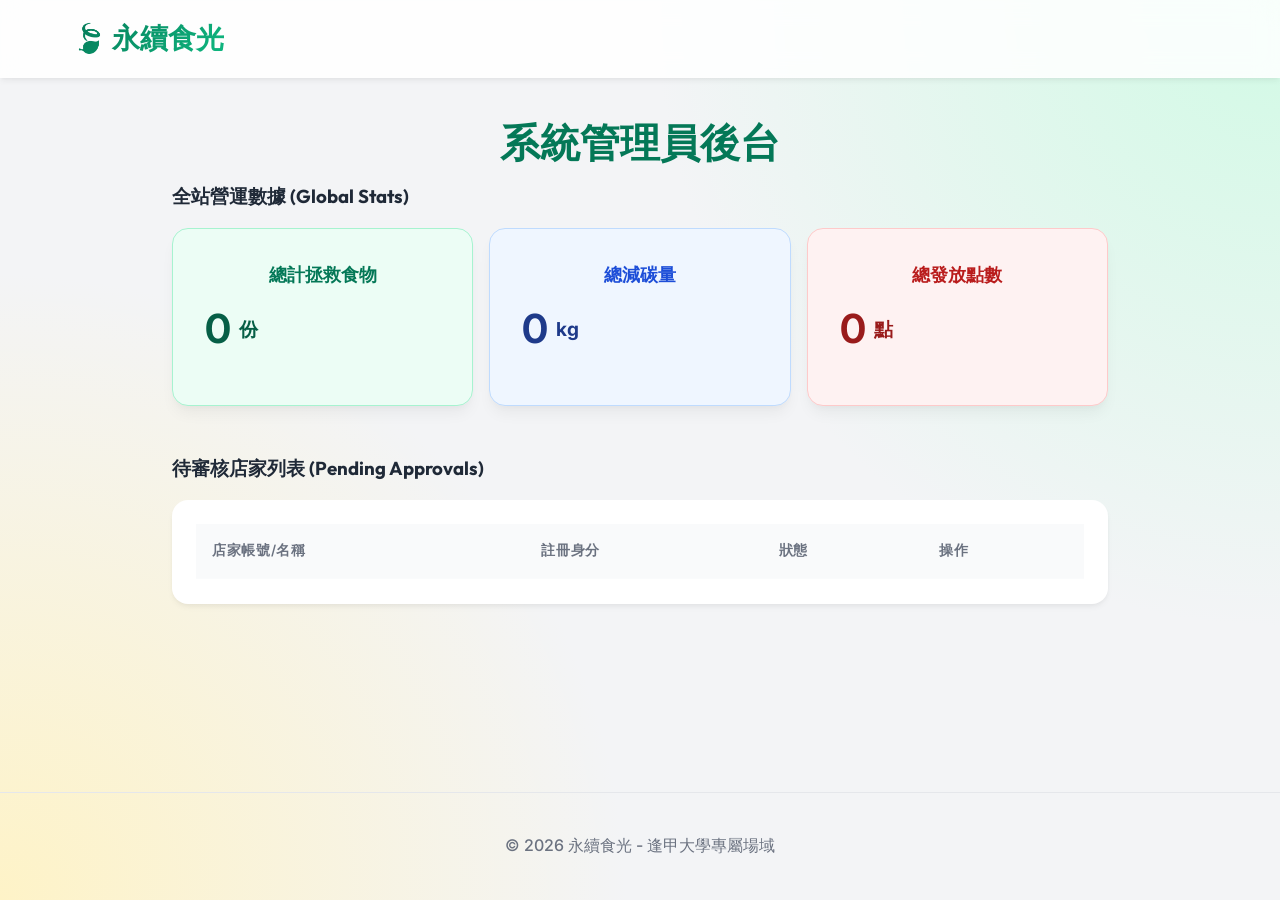
<file: admin.html>
<!DOCTYPE html>
<html lang="zh-TW">
<head>
    <meta charset="UTF-8">
    <meta name="viewport" content="width=device-width, initial-scale=1.0">
    <title>系統管理後台 | 永續食光</title>
    <link rel="stylesheet" href="style.css">
</head>
<body>
    <header>
        <nav>
            <a href="index.html" class="logo">🍃 永續食光</a>
            <ul id="nav-links">
                <!-- Javascript dynamically fills this -->
            </ul>
        </nav>
    </header>

    <main style="max-width: 1000px; margin: 0 auto; padding-top: 2rem;">
        <h2 class="page-title">系統管理員後台</h2>
        
        <!-- 全站數據看板 -->
        <section style="margin-bottom: 3rem;">
            <h3>全站營運數據 (Global Stats)</h3>
            <div style="display: grid; grid-template-columns: repeat(auto-fit, minmax(200px, 1fr)); gap: 1rem; margin-top: 1rem;">
                <div class="card" style="text-align: center; background: #ECFDF5; border: 1px solid #A7F3D0;">
                    <h4 style="color: #047857; font-size: 1.1rem; margin-bottom: 0.5rem;">總計拯救食物</h4>
                    <p style="font-size: 2.5rem; font-weight: bold; color: #065F46;"><span id="admin-total-food">0</span> <span style="font-size: 1.2rem;">份</span></p>
                </div>
                <div class="card" style="text-align: center; background: #EFF6FF; border: 1px solid #BFDBFE;">
                    <h4 style="color: #1D4ED8; font-size: 1.1rem; margin-bottom: 0.5rem;">總減碳量</h4>
                    <p style="font-size: 2.5rem; font-weight: bold; color: #1E3A8A;"><span id="admin-total-carbon">0</span> <span style="font-size: 1.2rem;">kg</span></p>
                </div>
                <div class="card" style="text-align: center; background: #FEF2F2; border: 1px solid #FECACA;">
                    <h4 style="color: #B91C1C; font-size: 1.1rem; margin-bottom: 0.5rem;">總發放點數</h4>
                    <p style="font-size: 2.5rem; font-weight: bold; color: #991B1B;"><span id="admin-total-points">0</span> <span style="font-size: 1.2rem;">點</span></p>
                </div>
            </div>
        </section>

        <!-- 店家審核 -->
        <section>
            <h3>待審核店家列表 (Pending Approvals)</h3>
            <div style="background: white; border-radius: var(--border-radius-lg); padding: 1.5rem; box-shadow: var(--shadow-sm); margin-top: 1rem;">
                <table style="width: 100%; border-collapse: collapse; text-align: left;">
                    <thead>
                        <tr style="border-bottom: 2px solid var(--glass-border);">
                            <th style="padding: 1rem; color: var(--text-muted);">店家帳號/名稱</th>
                            <th style="padding: 1rem; color: var(--text-muted);">註冊身分</th>
                            <th style="padding: 1rem; color: var(--text-muted);">狀態</th>
                            <th style="padding: 1rem; color: var(--text-muted);">操作</th>
                        </tr>
                    </thead>
                    <tbody id="admin-pending-tbody">
                        <!-- 動態插入 -->
                    </tbody>
                </table>
            </div>
        </section>
    </main>

    <footer>
        <p>&copy; 2026 永續食光 - 逢甲大學專屬場域</p>
    </footer>

    <script src="main.js"></script>
</body>
</html>
</file>
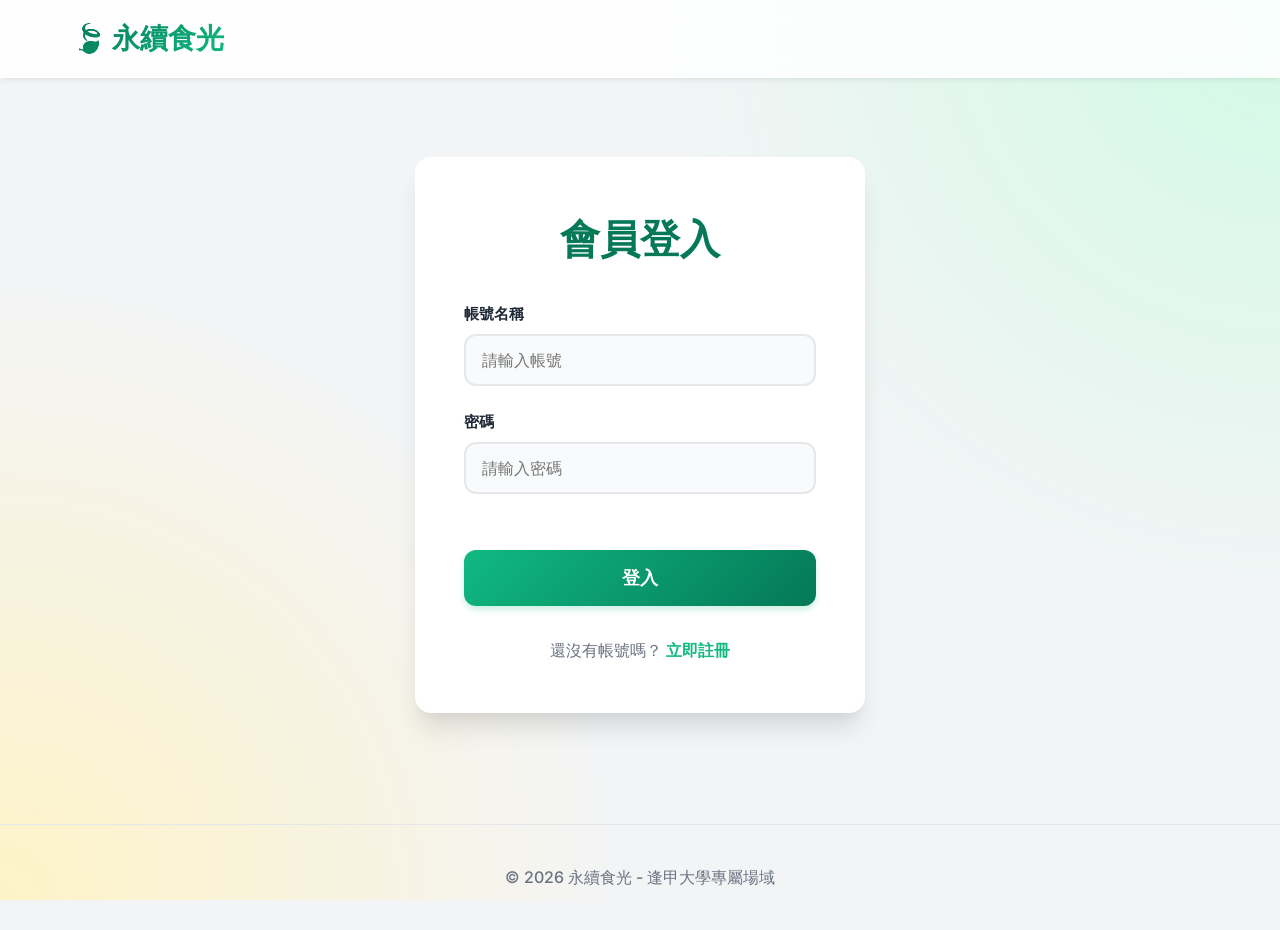
<file: login.html>
<!DOCTYPE html>
<html lang="zh-TW">
<head>
    <meta charset="UTF-8">
    <meta name="viewport" content="width=device-width, initial-scale=1.0">
    <title>登入 | 永續食光</title>
    <link rel="stylesheet" href="style.css">
</head>
<body>
    <header>
        <nav>
            <a href="index.html" class="logo">🍃 永續食光</a>
            <ul id="nav-links">
                <!-- Javascript dynamically fills this -->
            </ul>
        </nav>
    </header>

    <main style="display: flex; justify-content: center; align-items: center; min-height: calc(100vh - 250px);">
        <div class="form-container" style="width: 100%; max-width: 450px;">
            <h1 class="page-title" style="margin-bottom: 2rem;">會員登入</h1>
            <form id="login-form">
                <div class="form-group">
                    <label for="username">帳號名稱</label>
                    <input type="text" id="username" name="username" placeholder="請輸入帳號" required>
                </div>
                
                <div class="form-group">
                    <label for="password">密碼</label>
                    <input type="password" id="password" name="password" placeholder="請輸入密碼" required>
                </div>
                
                <button type="submit" style="margin-top: 2rem;">登入</button>
            </form>
            <p style="text-align: center; margin-top: 2rem; color: var(--text-muted);">
                還沒有帳號嗎？ <a href="register.html" style="color: var(--primary); font-weight: 600; text-decoration: none;">立即註冊</a>
            </p>
        </div>
    </main>

    <footer>
        <p>&copy; 2026 永續食光 - 逢甲大學專屬場域</p>
    </footer>

    <script src="main.js"></script>
</body>
</html>
</file>
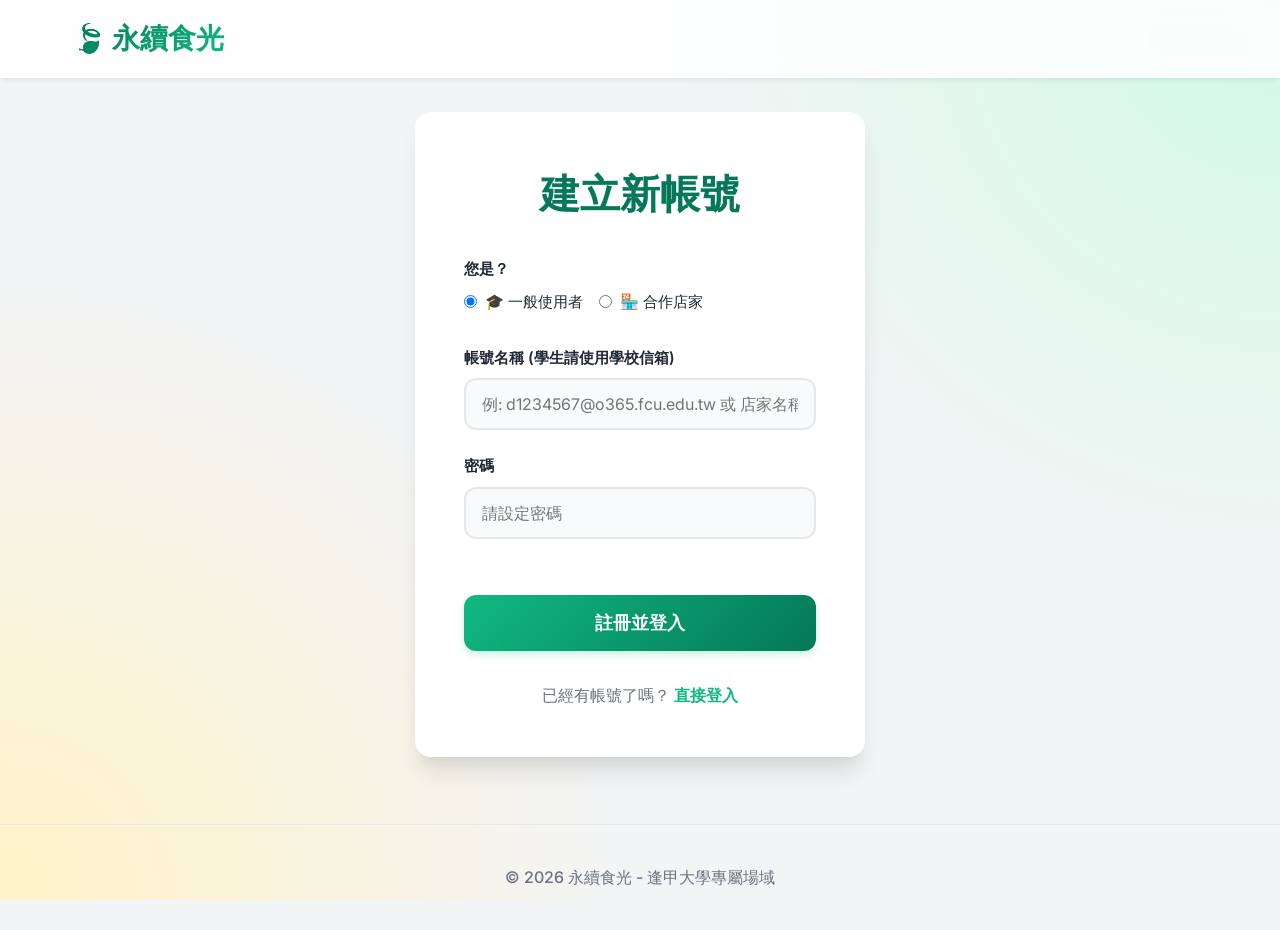
<file: register.html>
<!DOCTYPE html>
<html lang="zh-TW">
<head>
    <meta charset="UTF-8">
    <meta name="viewport" content="width=device-width, initial-scale=1.0">
    <title>註冊 | 永續食光</title>
    <link rel="stylesheet" href="style.css">
</head>
<body>
    <header>
        <nav>
            <a href="index.html" class="logo">🍃 永續食光</a>
            <ul id="nav-links">
                <!-- Javascript dynamically fills this -->
            </ul>
        </nav>
    </header>

    <main style="display: flex; justify-content: center; align-items: center; min-height: calc(100vh - 250px);">
        <div class="form-container" style="width: 100%; max-width: 450px;">
            <h1 class="page-title" style="margin-bottom: 2rem;">建立新帳號</h1>
            <form id="register-form">
                <div class="form-group">
                    <label>您是？</label>
                    <div style="display: flex; gap: 1rem; margin-top: 0.5rem;">
                        <label style="display: flex; align-items: center; gap: 0.5rem; font-weight: 400; cursor: pointer;">
                            <input type="radio" name="role" value="user" checked> 🎓 一般使用者
                        </label>
                        <label style="display: flex; align-items: center; gap: 0.5rem; font-weight: 400; cursor: pointer;">
                            <input type="radio" name="role" value="merchant"> 🏪 合作店家
                        </label>
                    </div>
                </div>

                <div class="form-group">
                    <label for="reg_username" id="label_username">帳號名稱 (學生請使用學校信箱)</label>
                    <input type="text" id="reg_username" name="username" placeholder="例: d1234567@o365.fcu.edu.tw 或 店家名稱" required>
                </div>
                
                <div class="form-group">
                    <label for="reg_password">密碼</label>
                    <input type="password" id="reg_password" name="password" placeholder="請設定密碼" required>
                </div>
                
                <button type="submit" style="margin-top: 2rem;">註冊並登入</button>
            </form>
            <p style="text-align: center; margin-top: 2rem; color: var(--text-muted);">
                已經有帳號了嗎？ <a href="login.html" style="color: var(--primary); font-weight: 600; text-decoration: none;">直接登入</a>
            </p>
        </div>
    </main>

    <footer>
        <p>&copy; 2026 永續食光 - 逢甲大學專屬場域</p>
    </footer>

    <script src="main.js"></script>
    <script>
        document.querySelectorAll('input[name="role"]').forEach(radio => {
            radio.addEventListener('change', (e) => {
                const label = document.getElementById('label_username');
                if (e.target.value === 'merchant') {
                    label.textContent = '店家名稱 (也是登入帳號)';
                } else {
                    label.textContent = '姓名或暱稱';
                }
            });
        });
    </script>
</body>
</html>
</file>
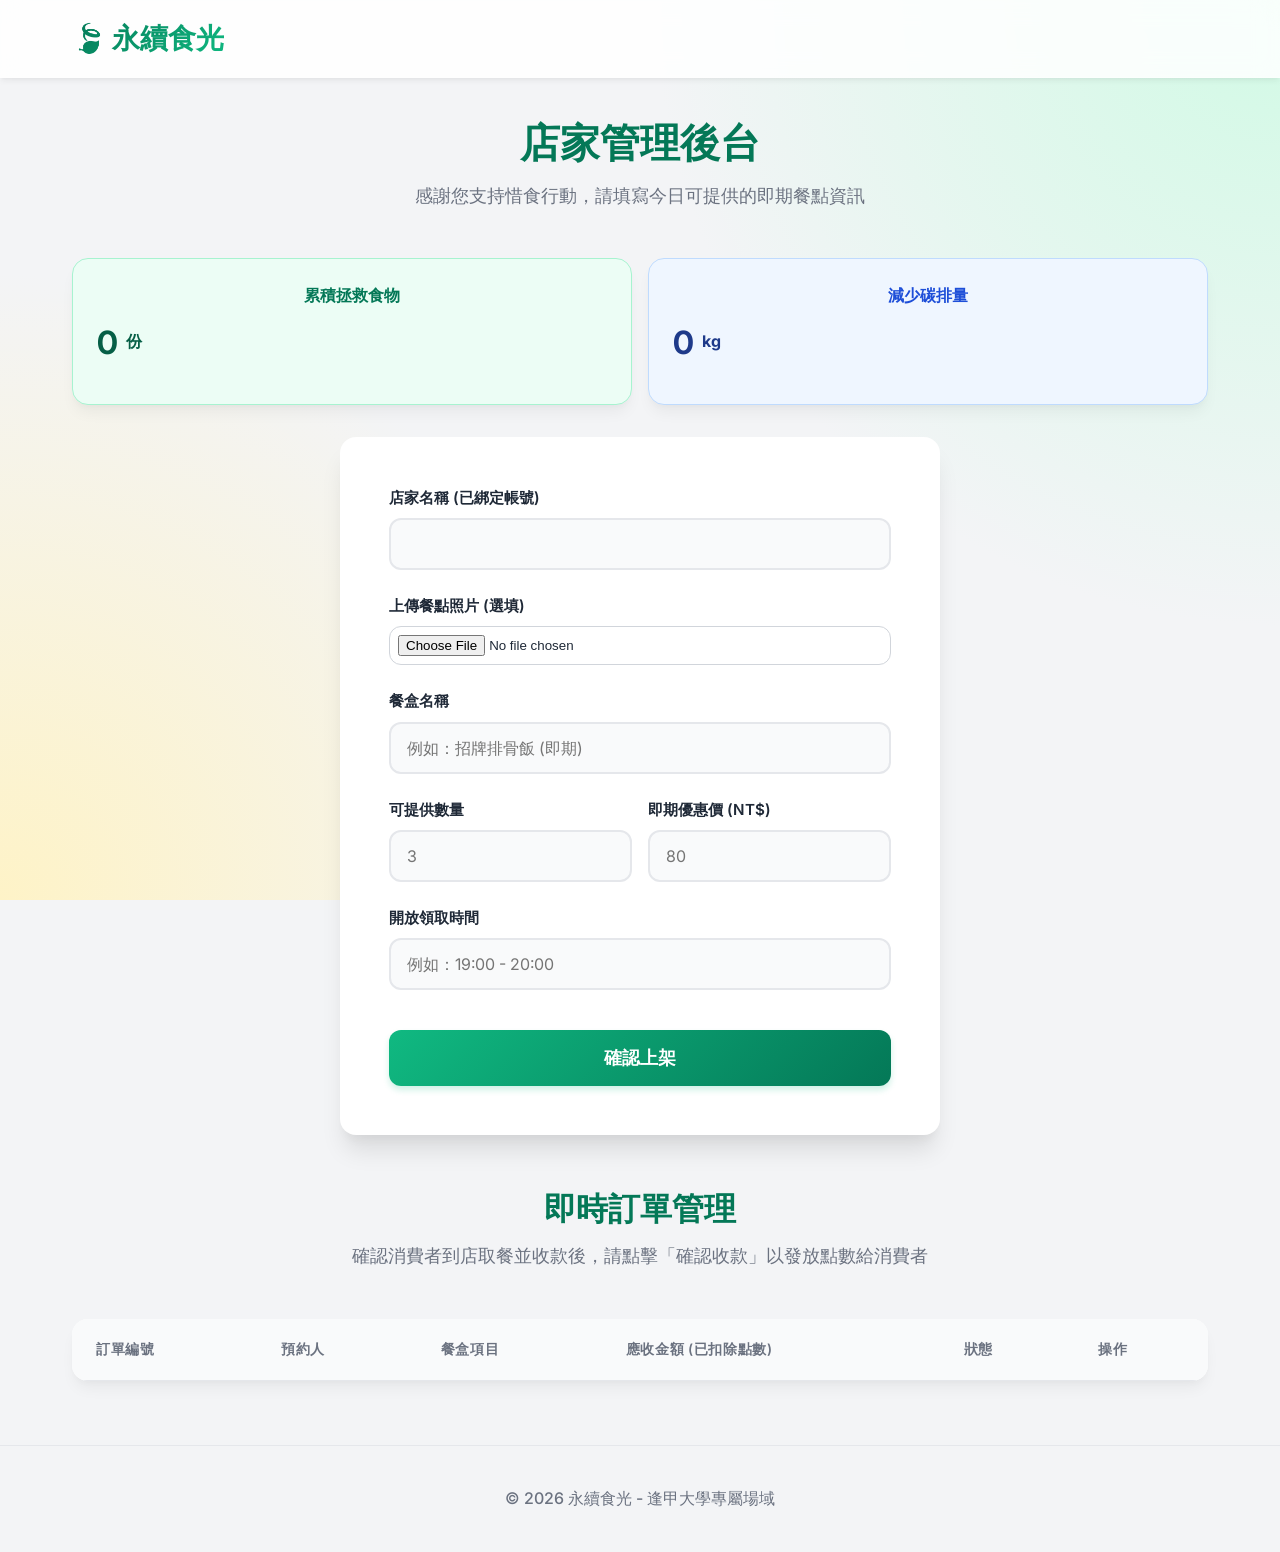
<file: store.html>
<!DOCTYPE html>
<html lang="zh-TW">
<head>
    <meta charset="UTF-8">
    <meta name="viewport" content="width=device-width, initial-scale=1.0">
    <title>店家上架 | 永續食光</title>
    <link rel="stylesheet" href="style.css">
    <style>
        .status-badge {
            display: inline-block;
            padding: 4px 10px;
            border-radius: 999px;
            font-size: 0.8rem;
            font-weight: 600;
        }
    </style>
</head>
<body>
    <header>
        <nav>
            <a href="index.html" class="logo">🍃 永續食光</a>
            <ul id="nav-links">
                <!-- Javascript dynamically fills this -->
            </ul>
        </nav>
    </header>

    <main>
        <h1 class="page-title">店家管理後台</h1>
        <p class="page-subtitle">感謝您支持惜食行動，請填寫今日可提供的即期餐點資訊</p>

        <!-- 歷史數據看板 -->
        <section style="margin-bottom: 2rem;">
            <div style="display: grid; grid-template-columns: repeat(auto-fit, minmax(200px, 1fr)); gap: 1rem;">
                <div class="card" style="text-align: center; background: #ECFDF5; border: 1px solid #A7F3D0; padding: 1.5rem;">
                    <h4 style="color: #047857; margin-bottom: 0.5rem;">累積拯救食物</h4>
                    <p style="font-size: 2rem; font-weight: bold; color: #065F46;"><span id="store-total-food">0</span> <span style="font-size: 1rem;">份</span></p>
                </div>
                <div class="card" style="text-align: center; background: #EFF6FF; border: 1px solid #BFDBFE; padding: 1.5rem;">
                    <h4 style="color: #1D4ED8; margin-bottom: 0.5rem;">減少碳排量</h4>
                    <p style="font-size: 2rem; font-weight: bold; color: #1E3A8A;"><span id="store-total-carbon">0</span> <span style="font-size: 1rem;">kg</span></p>
                </div>
            </div>
        </section>

        <div class="form-container" style="margin-bottom: 3rem;">
            <form id="store-form">
                <div class="form-group">
                    <label for="store_name">店家名稱 (已綁定帳號)</label>
                    <input type="text" id="store_name" name="store_name" required>
                </div>
                
                <div class="form-group">
                    <label for="box_image">上傳餐點照片 (選填)</label>
                    <input type="file" id="box_image" name="box_image" accept="image/*" style="padding: 0.5rem; width: 100%; border: 1px solid #D1D5DB; border-radius: var(--border-radius-md);">
                </div>

                <div class="form-group">
                    <label for="box_name">餐盒名稱</label>
                    <input type="text" id="box_name" name="box_name" placeholder="例如：招牌排骨飯 (即期)" required>
                </div>
                
                <div class="form-group" style="display: flex; gap: 1rem;">
                    <div style="flex: 1;">
                        <label for="quantity">可提供數量</label>
                        <input type="number" id="quantity" name="quantity" min="1" placeholder="3" required>
                    </div>
                    <div style="flex: 1;">
                        <label for="price">即期優惠價 (NT$)</label>
                        <input type="number" id="price" name="price" min="0" placeholder="80" required>
                    </div>
                </div>
                
                <div class="form-group">
                    <label for="pickup_time">開放領取時間</label>
                    <input type="text" id="pickup_time" name="pickup_time" placeholder="例如：19:00 - 20:00" required>
                </div>
                
                <button type="submit">確認上架</button>
            </form>
        </div>

        <h2 class="page-title" style="font-size: 2rem;">即時訂單管理</h2>
        <p class="page-subtitle">確認消費者到店取餐並收款後，請點擊「確認收款」以發放點數給消費者</p>
        
        <div class="table-container">
            <div style="overflow-x: auto;">
                <table>
                    <thead>
                        <tr>
                            <th>訂單編號</th>
                            <th>預約人</th>
                            <th>餐盒項目</th>
                            <th>應收金額 (已扣除點數)</th>
                            <th>狀態</th>
                            <th>操作</th>
                        </tr>
                    </thead>
                    <tbody id="store-orders-tbody">
                        <!-- JavaScript 動態產生 -->
                    </tbody>
                </table>
            </div>
        </div>
    </main>

    <footer>
        <p>&copy; 2026 永續食光 - 逢甲大學專屬場域</p>
    </footer>

    <script src="main.js"></script>
</body>
</html>
</file>
<file: style.css>
@import url('https://fonts.googleapis.com/css2?family=Inter:wght@300;400;500;600;700&family=Outfit:wght@400;500;600;700;800&display=swap');

:root {
    --primary: #10B981; /* Vibrant Emerald Green */
    --primary-dark: #047857;
    --primary-light: #D1FAE5;
    --secondary: #F59E0B; /* Amber for accents */
    --bg-main: #F3F4F6;
    --bg-card: #FFFFFF;
    --text-main: #1F2937;
    --text-muted: #6B7280;
    --glass-bg: rgba(255, 255, 255, 0.85);
    --glass-border: rgba(255, 255, 255, 0.2);
    --shadow-sm: 0 4px 6px -1px rgba(0, 0, 0, 0.05), 0 2px 4px -1px rgba(0, 0, 0, 0.03);
    --shadow-md: 0 10px 15px -3px rgba(0, 0, 0, 0.05), 0 4px 6px -2px rgba(0, 0, 0, 0.025);
    --shadow-lg: 0 20px 25px -5px rgba(0, 0, 0, 0.1), 0 10px 10px -5px rgba(0, 0, 0, 0.04);
    --shadow-hover: 0 25px 50px -12px rgba(0, 0, 0, 0.15);
    --border-radius-lg: 16px;
    --border-radius-md: 12px;
}

* {
    box-sizing: border-box;
    margin: 0;
    padding: 0;
}

body {
    font-family: 'Inter', sans-serif;
    background-color: var(--bg-main);
    color: var(--text-main);
    line-height: 1.6;
    -webkit-font-smoothing: antialiased;
    background-image: radial-gradient(circle at 100% 0%, #D1FAE5 0%, transparent 40%),
                      radial-gradient(circle at 0% 100%, #FEF3C7 0%, transparent 40%);
    background-attachment: fixed;
}

h1, h2, h3, h4, h5, h6, .logo {
    font-family: 'Outfit', sans-serif;
}

/* Header & Nav */
header {
    background: var(--glass-bg);
    backdrop-filter: blur(12px);
    -webkit-backdrop-filter: blur(12px);
    border-bottom: 1px solid var(--glass-border);
    position: sticky;
    top: 0;
    z-index: 100;
    padding: 1rem 0;
    box-shadow: var(--shadow-sm);
}

nav {
    display: flex;
    justify-content: space-between;
    align-items: center;
    max-width: 1200px;
    margin: 0 auto;
    padding: 0 2rem;
}

.logo {
    font-size: 1.75rem;
    font-weight: 800;
    text-decoration: none;
    color: var(--primary-dark);
    display: flex;
    align-items: center;
    gap: 12px;
    background: linear-gradient(135deg, var(--primary-dark), var(--primary));
    -webkit-background-clip: text;
    -webkit-text-fill-color: transparent;
    transition: transform 0.3s ease;
}

.logo:hover {
    transform: scale(1.02);
}

nav ul {
    list-style: none;
    display: flex;
    gap: 1.5rem;
}

nav a.nav-link {
    color: var(--text-main);
    text-decoration: none;
    font-weight: 600;
    padding: 0.5rem 1.25rem;
    border-radius: 9999px;
    transition: all 0.3s cubic-bezier(0.4, 0, 0.2, 1);
    position: relative;
    overflow: hidden;
}

nav a.nav-link:hover {
    color: var(--primary-dark);
    background: var(--primary-light);
}

/* Hero Section */
.hero {
    text-align: center;
    padding: 5rem 2rem;
    background: linear-gradient(135deg, rgba(209, 250, 229, 0.5) 0%, rgba(254, 243, 199, 0.5) 100%);
    border-radius: var(--border-radius-lg);
    margin: 2rem auto;
    max-width: 1200px;
    box-shadow: var(--shadow-sm);
    position: relative;
    overflow: hidden;
}

.hero h1 {
    font-size: 3.5rem;
    color: var(--primary-dark);
    margin-bottom: 1rem;
    line-height: 1.2;
}

.hero p {
    font-size: 1.25rem;
    color: var(--text-muted);
    max-width: 600px;
    margin: 0 auto;
}

/* Main Content */
main {
    max-width: 1200px;
    margin: 2rem auto;
    padding: 0 2rem;
    min-height: calc(100vh - 250px);
}

.page-title {
    text-align: center;
    font-size: 2.5rem;
    margin-bottom: 0.5rem;
    color: var(--primary-dark);
}

.page-subtitle {
    text-align: center;
    color: var(--text-muted);
    margin-bottom: 3rem;
    font-size: 1.1rem;
}

/* Cards */
.card-container {
    display: grid;
    grid-template-columns: repeat(auto-fill, minmax(320px, 1fr));
    gap: 2rem;
}

.card {
    background-color: var(--bg-card);
    border: 1px solid rgba(255, 255, 255, 0.5);
    border-radius: var(--border-radius-lg);
    padding: 2rem;
    box-shadow: var(--shadow-md);
    transition: all 0.4s cubic-bezier(0.175, 0.885, 0.32, 1.275);
    position: relative;
    display: flex;
    flex-direction: column;
}

.card:hover {
    transform: translateY(-8px);
    box-shadow: var(--shadow-hover);
    border-color: var(--primary-light);
}

.card h3 {
    margin-top: 1rem;
    font-size: 1.5rem;
    color: var(--text-main);
    margin-bottom: 1rem;
}

.card p {
    margin-bottom: 0.75rem;
    color: var(--text-muted);
    display: flex;
    align-items: center;
    gap: 8px;
}

.tag {
    display: inline-flex;
    align-items: center;
    justify-content: center;
    background: linear-gradient(135deg, var(--secondary), #FBBF24);
    color: white;
    padding: 4px 12px;
    border-radius: 999px;
    font-size: 0.85rem;
    font-weight: 700;
    box-shadow: 0 2px 4px rgba(245, 158, 11, 0.3);
    align-self: flex-start;
}

.card button {
    margin-top: auto;
}

/* Forms */
.form-container {
    background: var(--bg-card);
    padding: 3rem;
    border-radius: var(--border-radius-lg);
    box-shadow: var(--shadow-lg);
    max-width: 600px;
    margin: 0 auto;
    border: 1px solid rgba(255,255,255,0.7);
}

.form-group {
    margin-bottom: 1.5rem;
}

label {
    display: block;
    margin-bottom: 0.5rem;
    font-weight: 600;
    color: var(--text-main);
    font-size: 0.95rem;
}

input[type="text"],
input[type="number"],
input[type="time"] {
    width: 100%;
    padding: 0.875rem 1rem;
    border: 2px solid #E5E7EB;
    border-radius: var(--border-radius-md);
    background-color: #F9FAFB;
    font-family: 'Inter', sans-serif;
    font-size: 1rem;
    transition: all 0.3s ease;
}

input[type="text"]:focus,
input[type="number"]:focus,
input[type="time"]:focus {
    outline: none;
    border-color: var(--primary);
    background-color: #FFFFFF;
    box-shadow: 0 0 0 4px var(--primary-light);
}

button {
    background: linear-gradient(135deg, var(--primary), var(--primary-dark));
    color: white;
    border: none;
    padding: 1rem 2rem;
    font-size: 1.1rem;
    font-weight: 600;
    border-radius: var(--border-radius-md);
    cursor: pointer;
    width: 100%;
    transition: all 0.3s ease;
    box-shadow: 0 4px 6px rgba(16, 185, 129, 0.2);
    font-family: 'Outfit', sans-serif;
    margin-top: 1rem;
}

button:hover {
    transform: translateY(-2px);
    box-shadow: 0 8px 15px rgba(16, 185, 129, 0.3);
}

button:active {
    transform: translateY(0);
}

/* Profile specific */
.profile-header {
    text-align: center;
    margin-bottom: 3rem;
}

.profile-header h1 {
    font-size: 2.5rem;
    color: var(--primary-dark);
}

.stats-container {
    display: flex;
    gap: 2rem;
    margin-bottom: 3rem;
    flex-wrap: wrap;
    justify-content: center;
}

.stat-box {
    flex: 1;
    min-width: 250px;
    max-width: 400px;
    background: var(--bg-card);
    padding: 2.5rem 1.5rem;
    border-radius: var(--border-radius-lg);
    text-align: center;
    border: 1px solid rgba(255,255,255,0.7);
    box-shadow: var(--shadow-md);
    transition: transform 0.3s ease;
}

.stat-box:hover {
    transform: translateY(-5px);
}

.stat-box .stat-label {
    font-size: 1.1rem;
    color: var(--text-muted);
    font-weight: 600;
    margin-bottom: 0.5rem;
    text-transform: uppercase;
    letter-spacing: 0.05em;
}

.stat-value {
    font-size: 3.5rem;
    font-weight: 800;
    background: linear-gradient(135deg, var(--primary-dark), var(--primary));
    -webkit-background-clip: text;
    -webkit-text-fill-color: transparent;
    font-family: 'Outfit', sans-serif;
}

.table-container {
    background: var(--bg-card);
    border-radius: var(--border-radius-lg);
    box-shadow: var(--shadow-md);
    overflow: hidden;
    margin-top: 1.5rem;
}

table {
    width: 100%;
    border-collapse: collapse;
}

th, td {
    padding: 1.25rem 1.5rem;
    text-align: left;
    border-bottom: 1px solid #E5E7EB;
}

th {
    background-color: #F9FAFB;
    color: var(--text-muted);
    font-weight: 600;
    text-transform: uppercase;
    font-size: 0.85rem;
    letter-spacing: 0.05em;
}

td {
    color: var(--text-main);
    font-weight: 500;
}

tr:last-child td {
    border-bottom: none;
}

tr:hover td {
    background-color: #F9FAFB;
}

.points-earned {
    color: var(--primary);
    font-weight: 700;
    background: var(--primary-light);
    padding: 4px 12px;
    border-radius: 999px;
    display: inline-block;
}

footer {
    text-align: center;
    padding: 2.5rem;
    color: var(--text-muted);
    margin-top: 4rem;
    border-top: 1px solid #E5E7EB;
    font-weight: 500;
}
/* Modal Styles */
.modal-overlay {
    position: fixed;
    top: 0;
    left: 0;
    width: 100%;
    height: 100%;
    background: rgba(0, 0, 0, 0.5);
    backdrop-filter: blur(4px);
    display: flex;
    justify-content: center;
    align-items: center;
    z-index: 1000;
    opacity: 0;
    visibility: hidden;
    transition: all 0.3s ease;
}

.modal-overlay.active {
    opacity: 1;
    visibility: visible;
}

.modal {
    background: var(--bg-card);
    width: 90%;
    max-width: 500px;
    border-radius: var(--border-radius-lg);
    padding: 2.5rem;
    box-shadow: var(--shadow-lg);
    transform: translateY(20px) scale(0.95);
    transition: all 0.3s cubic-bezier(0.175, 0.885, 0.32, 1.275);
    position: relative;
}

.modal-overlay.active .modal {
    transform: translateY(0) scale(1);
}

.modal h2 {
    color: var(--primary-dark);
    margin-bottom: 1.5rem;
    font-size: 1.75rem;
}

.modal .close-btn {
    position: absolute;
    top: 1rem;
    right: 1.5rem;
    font-size: 1.5rem;
    color: var(--text-muted);
    background: none;
    border: none;
    box-shadow: none;
    width: auto;
    padding: 0;
    cursor: pointer;
}

.modal .close-btn:hover {
    color: var(--text-main);
    transform: none;
}

.summary-box {
    background: #F9FAFB;
    padding: 1.5rem;
    border-radius: var(--border-radius-md);
    margin-bottom: 1.5rem;
    border: 1px solid #E5E7EB;
}

.summary-box p {
    display: flex;
    justify-content: space-between;
    margin-bottom: 0.5rem;
    font-weight: 500;
}

.summary-box p:last-child {
    margin-bottom: 0;
    border-top: 1px dashed #D1D5DB;
    padding-top: 0.5rem;
    font-size: 1.2rem;
    color: var(--primary-dark);
    font-weight: 700;
}

input[type="password"] {
    width: 100%;
    padding: 0.875rem 1rem;
    border: 2px solid #E5E7EB;
    border-radius: var(--border-radius-md);
    background-color: #F9FAFB;
    font-family: 'Inter', sans-serif;
    font-size: 1rem;
    transition: all 0.3s ease;
}
input[type="password"]:focus {
    outline: none;
    border-color: var(--primary);
    background-color: #FFFFFF;
    box-shadow: 0 0 0 4px var(--primary-light);
}

.btn-outline {
    background: transparent;
    color: var(--primary-dark);
    border: 2px solid var(--primary-dark);
    box-shadow: none;
}
.btn-outline:hover {
    background: var(--primary-light);
    box-shadow: none;
}
/* Map Styles */
#map {
    height: 400px;
    width: 100%;
    border-radius: var(--border-radius-lg);
    box-shadow: var(--shadow-md);
    border: 2px solid var(--glass-border);
    z-index: 10;
}

.leaflet-pane, .leaflet-top, .leaflet-bottom {
    z-index: 10;
}
/* Review Styles */
.reviews-list {
    max-height: 300px;
    overflow-y: auto;
    display: flex;
    flex-direction: column;
    gap: 1rem;
    padding-right: 5px;
}
.review-item {
    background: #F9FAFB;
    border-radius: var(--border-radius-md);
    padding: 1rem;
    border: 1px solid #E5E7EB;
}
.review-header {
    display: flex;
    justify-content: space-between;
    align-items: center;
    margin-bottom: 0.5rem;
}
.review-author {
    font-weight: 600;
    color: var(--text-dark);
}
.review-date {
    font-size: 0.85rem;
    color: var(--text-muted);
}
.review-comment {
    color: var(--text-light);
    line-height: 1.4;
    font-size: 0.95rem;
}
.store-rating-badge {
    display: inline-flex;
    align-items: center;
    gap: 4px;
    background: #FEF3C7;
    color: #D97706;
    padding: 4px 8px;
    border-radius: 999px;
    font-size: 0.85rem;
    font-weight: bold;
    cursor: pointer;
    transition: transform 0.2s;
}
.store-rating-badge:hover {
    transform: scale(1.05);
}
/* Payment Spinner */
.spinner {
    width: 50px;
    height: 50px;
    border: 5px solid #E5E7EB;
    border-top: 5px solid var(--primary);
    border-radius: 50%;
    animation: spin 1s linear infinite;
}
@keyframes spin {
    0% { transform: rotate(0deg); }
    100% { transform: rotate(360deg); }
}
</file>
